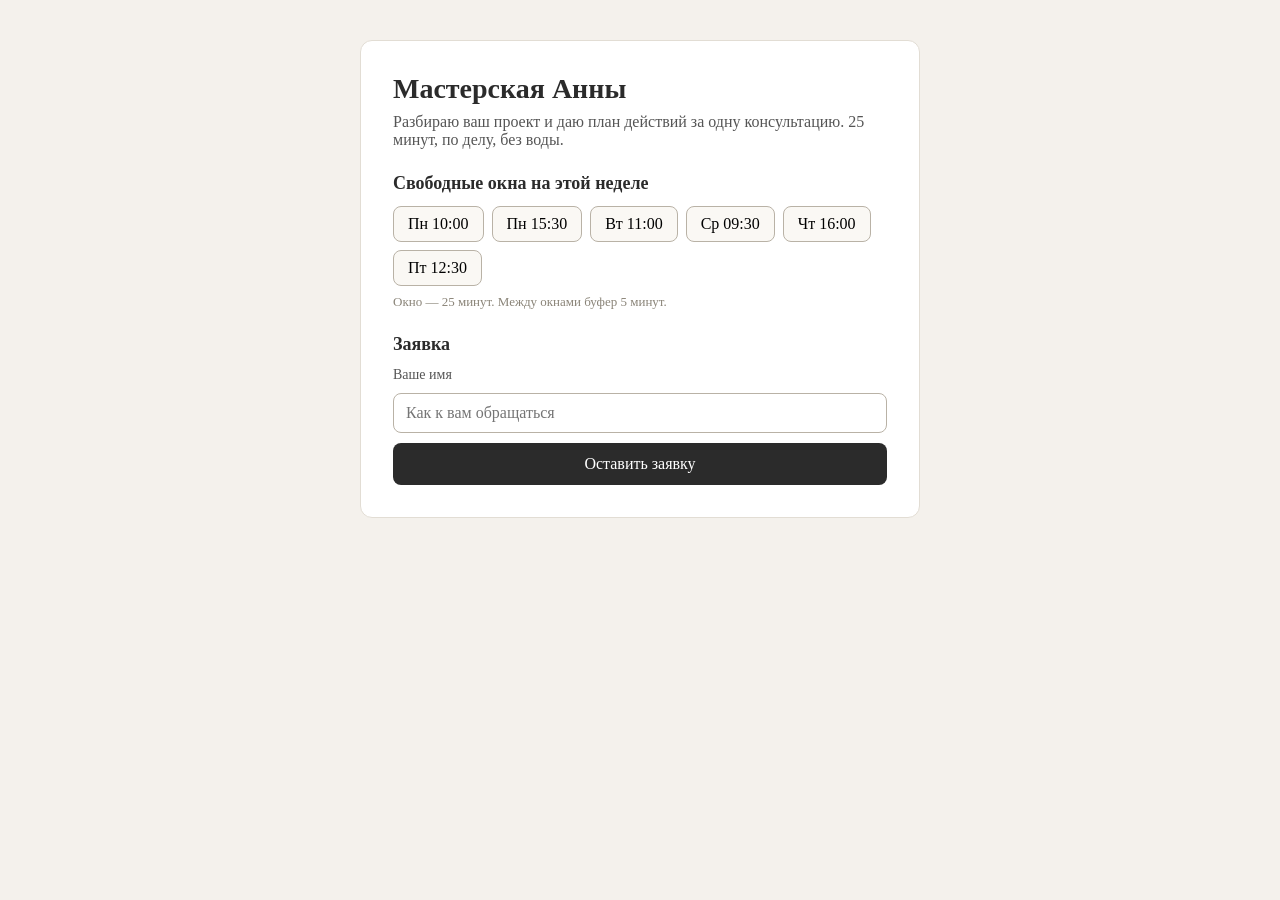
<file: drills/vitrina-demo/index.html>
<!DOCTYPE html>
<html lang="ru">
<head>
  <meta charset="UTF-8">
  <meta name="viewport" content="width=device-width, initial-scale=1.0">
  <title>Витрина — консультации мастера</title>
  <link rel="stylesheet" href="styles.css">
</head>
<body>
  <main class="card">
    <h1>Мастерская Анны</h1>
    <p class="offer">Разбираю ваш проект и даю план действий за одну
    консультацию. 25 минут, по делу, без воды.</p>

    <section>
      <h2>Свободные окна на этой неделе</h2>
      <div id="slots" class="slots"></div>
      <p class="hint">Окно — 25 минут. Между окнами буфер 5 минут.</p>
    </section>

    <section>
      <h2>Заявка</h2>
      <form id="booking-form">
        <label for="name">Ваше имя</label>
        <input type="text" id="name" placeholder="Как к вам обращаться">
        <button type="submit">Оставить заявку</button>
      </form>
      <p id="confirmation" class="confirmation" hidden></p>
    </section>
  </main>
  <script src="app.js"></script>
</body>
</html>
</file>
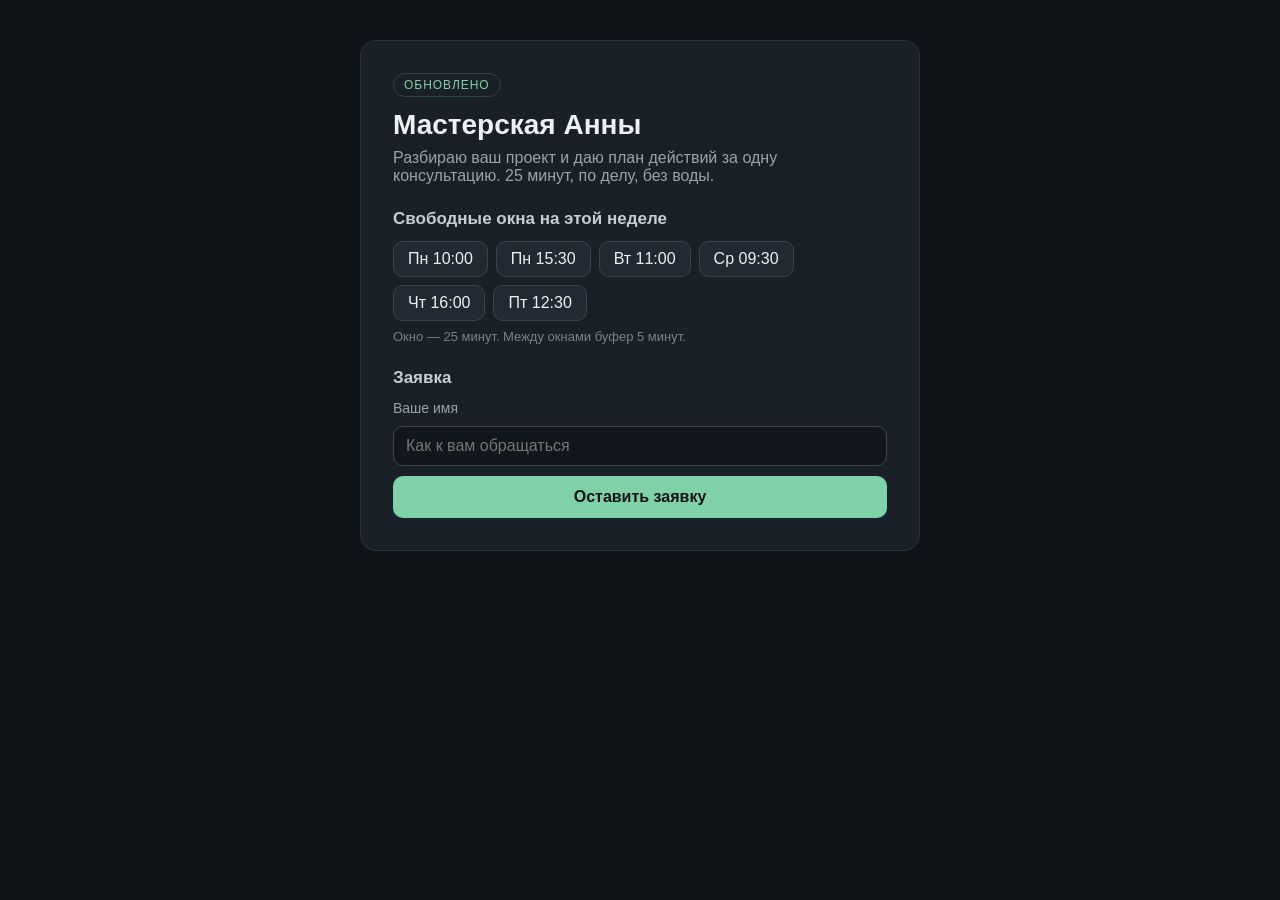
<file: drills/09-acceptance/vitrina-v2/index.html>
<!DOCTYPE html>
<html lang="ru">
<head>
  <meta charset="UTF-8">
  <meta name="viewport" content="width=device-width, initial-scale=1.0">
  <title>Витрина v2 — консультации мастера</title>
  <link rel="stylesheet" href="styles.css">
</head>
<body>
  <main class="card">
    <span class="badge">Обновлено</span>
    <h1>Мастерская Анны</h1>
    <p class="offer">Разбираю ваш проект и даю план действий за одну
    консультацию. 25 минут, по делу, без воды.</p>

    <section>
      <h2>Свободные окна на этой неделе</h2>
      <div id="slots" class="slots"></div>
      <p class="hint">Окно — 25 минут. Между окнами буфер 5 минут.</p>
    </section>

    <section>
      <h2>Заявка</h2>
      <form id="booking-form">
        <label for="name">Ваше имя</label>
        <input type="text" id="name" placeholder="Как к вам обращаться">
        <button type="submit">Оставить заявку</button>
      </form>
      <p id="confirmation" class="confirmation" hidden></p>
    </section>
  </main>
  <script src="app.js"></script>
</body>
</html>
</file>
<file: drills/vitrina-demo/styles.css>
* { box-sizing: border-box; margin: 0; padding: 0; }
body {
  font-family: Georgia, 'Times New Roman', serif;
  background: #f4f1ec;
  color: #2b2b2b;
  display: flex;
  justify-content: center;
  padding: 40px 16px;
}
.card {
  max-width: 560px;
  width: 100%;
  background: #fff;
  border: 1px solid #e2ddd4;
  border-radius: 12px;
  padding: 32px;
}
h1 { font-size: 28px; margin-bottom: 8px; }
h2 { font-size: 18px; margin: 24px 0 12px; }
.offer { color: #555; }
.slots { display: flex; flex-wrap: wrap; gap: 8px; }
.slot {
  padding: 8px 14px;
  border: 1px solid #b9b2a6;
  border-radius: 8px;
  background: #faf8f4;
  cursor: pointer;
  font: inherit;
}
.slot.selected { background: #2b2b2b; color: #fff; }
.slot:disabled {
  background: #eceae6;
  color: #a09a90;
  cursor: not-allowed;
  text-decoration: line-through;
}
.hint { font-size: 13px; color: #8a8478; margin-top: 8px; }
form { display: flex; flex-direction: column; gap: 10px; }
label { font-size: 14px; color: #555; }
input {
  padding: 10px 12px;
  border: 1px solid #b9b2a6;
  border-radius: 8px;
  font: inherit;
}
button[type="submit"] {
  padding: 12px;
  border: none;
  border-radius: 8px;
  background: #2b2b2b;
  color: #fff;
  font: inherit;
  cursor: pointer;
}
.confirmation {
  margin-top: 14px;
  padding: 12px;
  background: #eef5ec;
  border: 1px solid #cfe3cb;
  border-radius: 8px;
}
.error { background: #f9ecec; border-color: #e3cbcb; }
</file>
<file: drills/09-acceptance/vitrina-v2/styles.css>
* { box-sizing: border-box; margin: 0; padding: 0; }
body {
  font-family: 'Helvetica Neue', Arial, sans-serif;
  background: #101418;
  color: #eef1f4;
  display: flex;
  justify-content: center;
  padding: 40px 16px;
}
.card {
  max-width: 560px;
  width: 100%;
  background: #1a2027;
  border: 1px solid #2a323c;
  border-radius: 16px;
  padding: 32px;
}
.badge {
  display: inline-block;
  font-size: 12px;
  letter-spacing: 0.08em;
  text-transform: uppercase;
  color: #7fd1a8;
  border: 1px solid #2f4a3d;
  border-radius: 999px;
  padding: 4px 10px;
  margin-bottom: 12px;
}
h1 { font-size: 28px; margin-bottom: 8px; }
h2 { font-size: 17px; margin: 24px 0 12px; color: #c7cdd4; }
.offer { color: #9aa3ad; }
.slots { display: flex; flex-wrap: wrap; gap: 8px; }
.slot {
  padding: 8px 14px;
  border: 1px solid #3a444f;
  border-radius: 10px;
  background: #212932;
  color: #eef1f4;
  cursor: pointer;
  font: inherit;
}
.slot.selected { background: #7fd1a8; color: #101418; }
.slot.taken { opacity: 0.55; }
.hint { font-size: 13px; color: #77808a; margin-top: 8px; }
form { display: flex; flex-direction: column; gap: 10px; }
label { font-size: 14px; color: #9aa3ad; }
input {
  padding: 10px 12px;
  border: 1px solid #3a444f;
  border-radius: 10px;
  background: #12171d;
  color: #eef1f4;
  font: inherit;
}
button[type="submit"] {
  padding: 12px;
  border: none;
  border-radius: 10px;
  background: #7fd1a8;
  color: #101418;
  font: inherit;
  font-weight: 600;
  cursor: pointer;
}
.confirmation {
  margin-top: 14px;
  padding: 12px;
  background: #17251d;
  border: 1px solid #2f4a3d;
  border-radius: 10px;
}
.error { background: #2a1a1c; border-color: #4a2f33; }
</file>
